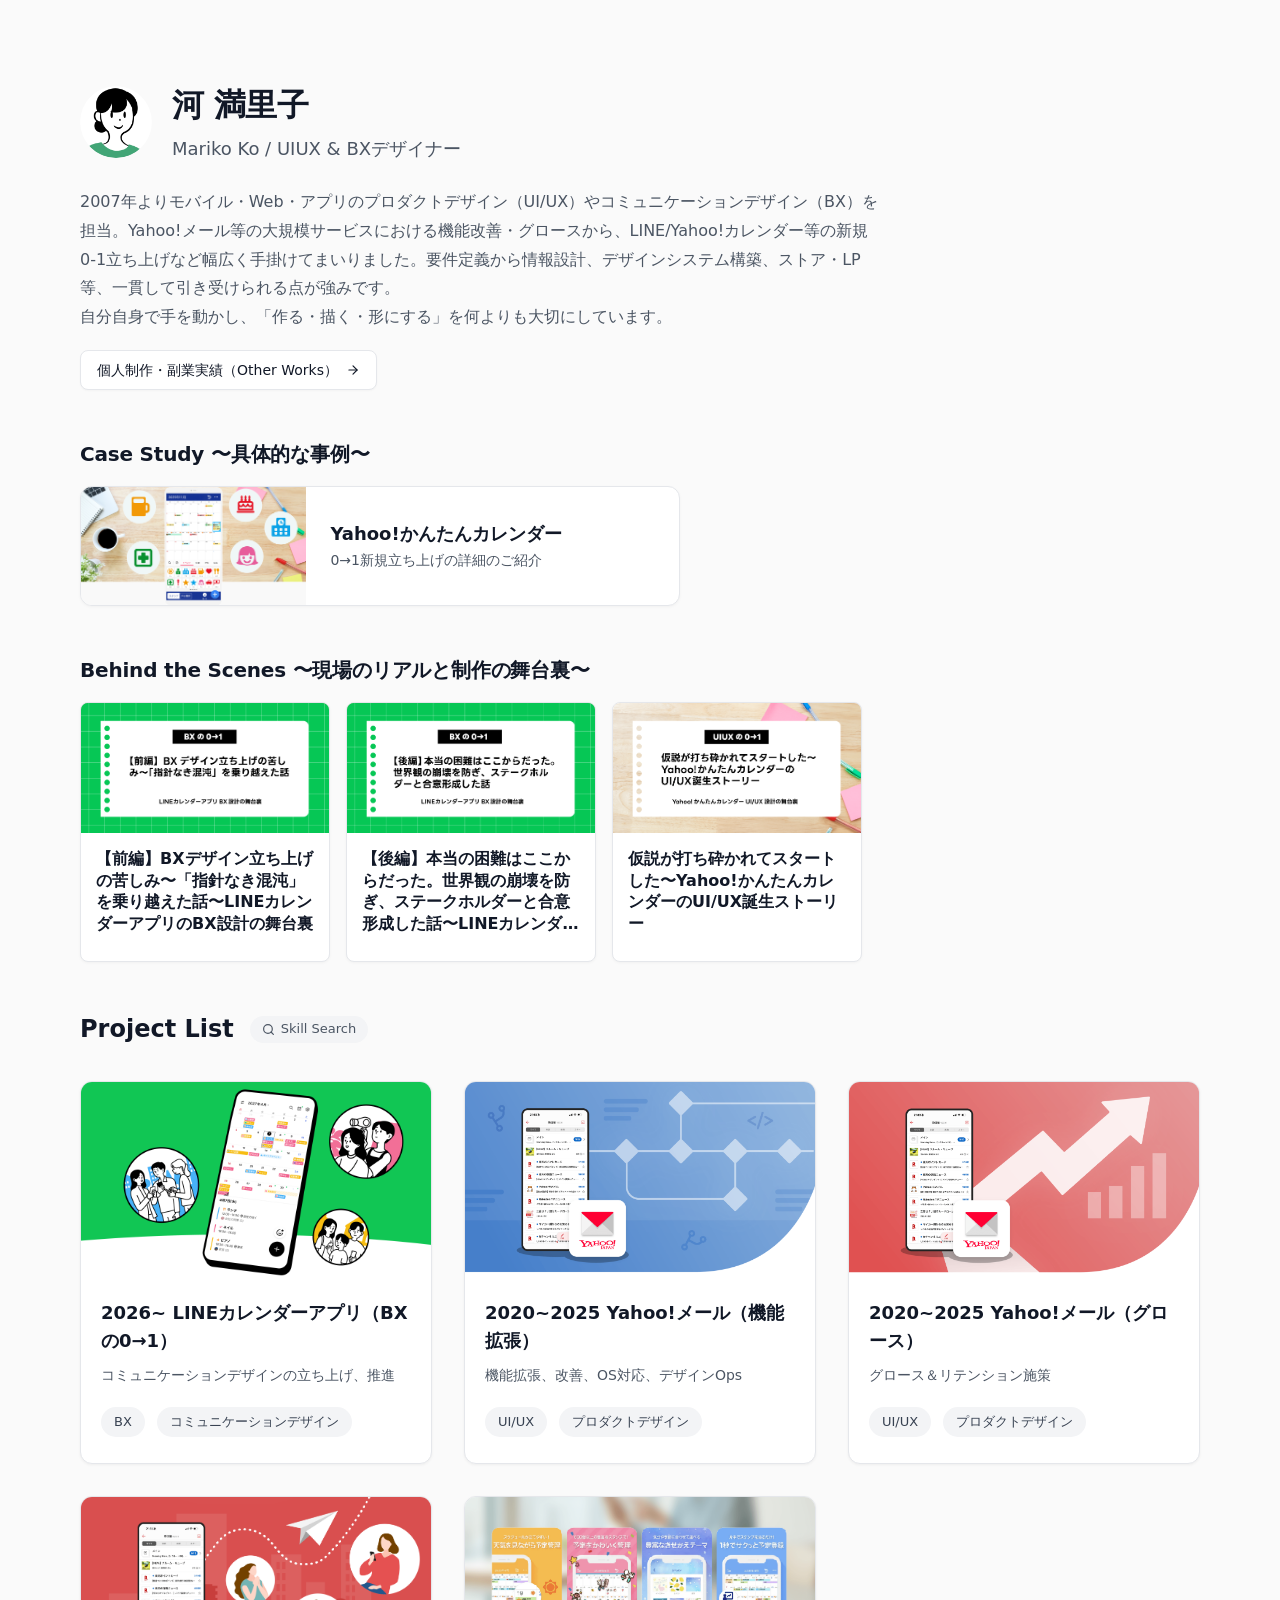
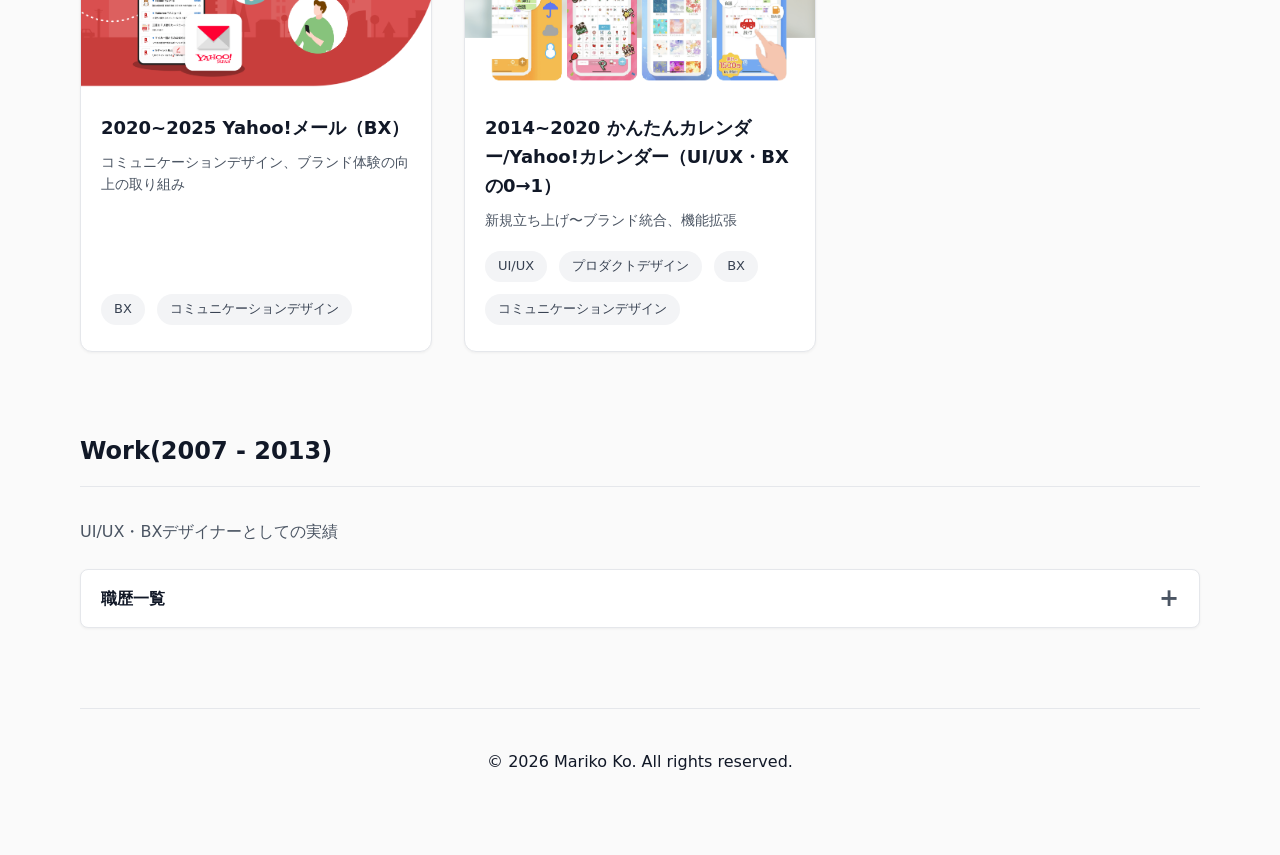
<file: index.html>
<!DOCTYPE html>
<html lang="ja">
<head>
  <meta charset="UTF-8">
  <meta name="viewport" content="width=device-width, initial-scale=1.0">
  <title>Portfolio - Mariko Ko</title>
  <link rel="stylesheet" href="./css/style.css">
  <link rel="icon" href="./images/favicon.png" type="image/png">
</head>
<body>

  <div class="container">
    
    <!-- Header & About Me -->
    <header class="header">
      <div class="profile-intro">
        <img src="./images/favicon.png" alt="河 満里子" class="profile-icon">
        <div class="profile-intro-text">
          <h1 class="header-title">河 満里子</h1>
          <div class="header-subtitle">Mariko Ko / UIUX &amp; BXデザイナー</div>
        </div>
      </div>
      
      <p class="profile-text">
        2007年よりモバイル・Web・アプリのプロダクトデザイン（UI/UX）やコミュニケーションデザイン（BX）を担当。Yahoo!メール等の大規模サービスにおける機能改善・グロースから、LINE/Yahoo!カレンダー等の新規0-1立ち上げなど幅広く手掛けてまいりました。要件定義から情報設計、デザインシステム構築、ストア・LP等、一貫して引き受けられる点が強みです。<br>自分自身で手を動かし、「作る・描く・形にする」を何よりも大切にしています。
      </p>

      <div class="profile-links">
        <a href="./projects/detail/otherworks.html" class="profile-link-btn">
          <span>個人制作・副業実績（Other Works）</span>
          <svg class="arrow-icon" width="14" height="14" viewBox="0 0 24 24" fill="none" stroke="currentColor" stroke-width="2" stroke-linecap="round" stroke-linejoin="round" aria-hidden="true">
            <line x1="5" y1="12" x2="19" y2="12"></line>
            <polyline points="12 5 19 12 12 19"></polyline>
          </svg>
        </a>
      </div>
    </header>

    <!-- Projects -->
    <main>
      <!-- Case Study -->
      <section class="home-feature-section">
        <h2 class="home-feature-title">Case Study 〜具体的な事例〜</h2>
        <a href="./projects/detail/ykantancalendar.html" class="case-study-banner">
          <div class="case-study-banner-thumb">
            <img src="./images/ykantancalendar/ykantancalendar_mainimage.png" alt="Yahoo!かんたんカレンダー" class="case-study-banner-img" onerror="this.src='data:image/svg+xml;utf8,<svg xmlns=\'http://www.w3.org/2000/svg\' width=\'100%\' height=\'100%\' style=\'background:%23E5E7EB\'></svg>'">
          </div>
          <div class="case-study-banner-content">
            <h3 class="case-study-banner-title">Yahoo!かんたんカレンダー</h3>
            <p class="case-study-banner-subtitle">0→1新規立ち上げの詳細のご紹介</p>
          </div>
        </a>
      </section>

      <!-- Behind the Scenes -->
      <section class="home-feature-section">
        <h2 class="home-feature-title">Behind the Scenes 〜現場のリアルと制作の舞台裏〜</h2>
        <div class="story-cards-grid">
          <a href="./projects/detail/story_linecalapp-bx-1.html" class="story-card">
            <div class="story-card-thumb">
              <img src="./images/story/story_linecalapp-bx-1_poster01.png" alt="LINEカレンダーアプリのBX設計の舞台裏" class="story-card-img">
            </div>
            <div class="story-card-content">
              <h3 class="story-card-title">【前編】BXデザイン立ち上げの苦しみ〜「指針なき混沌」を乗り越えた話〜LINEカレンダーアプリのBX設計の舞台裏</h3>
            </div>
          </a>
          <a href="./projects/detail/story_linecalapp-bx-2.html" class="story-card">
            <div class="story-card-thumb">
              <img src="./images/story/story_linecalapp-bx-1_poster02.png" alt="LINEカレンダーアプリのBX設計の舞台裏" class="story-card-img">
            </div>
            <div class="story-card-content">
              <h3 class="story-card-title">【後編】本当の困難はここからだった。世界観の崩壊を防ぎ、ステークホルダーと合意形成した話〜LINEカレンダーアプリのBX設計の舞台裏〜</h3>
            </div>
          </a>
                    <a href="./projects/detail/story_ykantancalendar-uiux.html" class="story-card">
            <div class="story-card-thumb">
              <img src="./images/story/story_ykantancalendar-uiux_poster.png" alt="Yahoo!かんたんカレンダーのUI/UX誕生ストーリー" class="story-card-img">
            </div>
            <div class="story-card-content">
              <h3 class="story-card-title">仮説が打ち砕かれてスタートした〜Yahoo!かんたんカレンダーのUI/UX誕生ストーリー</h3>
            </div>
          </a>
        </div>
      </section>

      <!-- Project List -->
      <section>
        <div class="section-header">
          <h2 class="section-title">Project List</h2>
          <a href="./skills.html" class="skill-search-btn">
            <svg class="search-icon" width="13" height="13" viewBox="0 0 24 24" fill="none" stroke="currentColor" stroke-width="2.2" stroke-linecap="round" stroke-linejoin="round" aria-hidden="true">
              <circle cx="11" cy="11" r="8"></circle>
              <line x1="21" y1="21" x2="16.65" y2="16.65"></line>
            </svg>
            <span>Skill Search</span>
          </a>
        </div>
        <div class="projects-grid">
          
          <!-- Card 1 -->
          <article class="project-card">
            <a href="./projects/linecalapp-bx.html" class="project-card-link">
              <img src="./images/linecalapp-bx.png" alt="LINEカレンダーアプリ" class="project-image" onerror="this.src='data:image/svg+xml;utf8,<svg xmlns=\'http://www.w3.org/2000/svg\' width=\'100%\' height=\'100%\' style=\'background:%23E5E7EB\'></svg>'">
              <div class="project-content">
                <h3 class="project-title">2026~ LINEカレンダーアプリ（BXの0→1）</h3>
                <p class="project-subtitle">コミュニケーションデザインの立ち上げ、推進</p>
              </div>
            </a>
            <div class="project-tags">
              <a href="./skills.html?tag=BX" class="tag tag-link">BX</a>
              <a href="./skills.html?tag=%E3%82%B3%E3%83%9F%E3%83%A5%E3%83%8B%E3%82%B1%E3%83%BC%E3%82%B7%E3%83%A7%E3%83%B3%E3%83%87%E3%82%B6%E3%82%A4%E3%83%B3" class="tag tag-link">コミュニケーションデザイン</a>
            </div>
          </article>

          <!-- Card 2 -->
          <article class="project-card">
            <a href="./projects/ymail-uiux.html" class="project-card-link">
              <img src="./images/ymail-uiux.png" alt="Yahoo!メール（機能拡張・改善）" class="project-image" onerror="this.src='data:image/svg+xml;utf8,<svg xmlns=\'http://www.w3.org/2000/svg\' width=\'100%\' height=\'100%\' style=\'background:%23E5E7EB\'></svg>'">
              <div class="project-content">
                <h3 class="project-title">2020~2025 Yahoo!メール（機能拡張）</h3>
                <p class="project-subtitle">機能拡張、改善、OS対応、デザインOps</p>
              </div>
            </a>
            <div class="project-tags">
              <a href="./skills.html?tag=UI%2FUX" class="tag tag-link">UI/UX</a>
              <a href="./skills.html?tag=%E3%83%97%E3%83%AD%E3%83%80%E3%82%AF%E3%83%88%E3%83%87%E3%82%B6%E3%82%A4%E3%83%B3" class="tag tag-link">プロダクトデザイン</a>
            </div>
          </article>

          <!-- Card 3 -->
          <article class="project-card">
            <a href="./projects/ymail-growth.html" class="project-card-link">
              <img src="./images/ymail-growth.png" alt="Yahoo!メール（グロース）" class="project-image" onerror="this.src='data:image/svg+xml;utf8,<svg xmlns=\'http://www.w3.org/2000/svg\' width=\'100%\' height=\'100%\' style=\'background:%23E5E7EB\'></svg>'">
              <div class="project-content">
                <h3 class="project-title">2020~2025 Yahoo!メール（グロース）</h3>
                <p class="project-subtitle">グロース＆リテンション施策</p>
              </div>
            </a>
            <div class="project-tags">
              <a href="./skills.html?tag=UI%2FUX" class="tag tag-link">UI/UX</a>
              <a href="./skills.html?tag=%E3%83%97%E3%83%AD%E3%83%80%E3%82%AF%E3%83%88%E3%83%87%E3%82%B6%E3%82%A4%E3%83%B3" class="tag tag-link">プロダクトデザイン</a>
            </div>
          </article>

          <!-- Card 4 -->
          <article class="project-card">
            <a href="./projects/ymail-bx.html" class="project-card-link">
              <img src="./images/ymail-bx.png" alt="Yahoo!メール（BX）" class="project-image" onerror="this.src='data:image/svg+xml;utf8,<svg xmlns=\'http://www.w3.org/2000/svg\' width=\'100%\' height=\'100%\' style=\'background:%23E5E7EB\'></svg>'">
              <div class="project-content">
                <h3 class="project-title">2020~2025 Yahoo!メール（BX）</h3>
                <p class="project-subtitle">コミュニケーションデザイン、ブランド体験の向上の取り組み</p>
              </div>
            </a>
            <div class="project-tags">
              <a href="./skills.html?tag=BX" class="tag tag-link">BX</a>
              <a href="./skills.html?tag=%E3%82%B3%E3%83%9F%E3%83%A5%E3%83%8B%E3%82%B1%E3%83%BC%E3%82%B7%E3%83%A7%E3%83%B3%E3%83%87%E3%82%B6%E3%82%A4%E3%83%B3" class="tag tag-link">コミュニケーションデザイン</a>
            </div>
          </article>

          <!-- Card 5 -->
          <article class="project-card">
            <a href="./projects/ycalendar.html" class="project-card-link">
              <img src="./images/ycalendar.png" alt="かんたんカレンダー/Yahoo!カレンダー" class="project-image" onerror="this.src='data:image/svg+xml;utf8,<svg xmlns=\'http://www.w3.org/2000/svg\' width=\'100%\' height=\'100%\' style=\'background:%23E5E7EB\'></svg>'">
              <div class="project-content">
                <h3 class="project-title">2014~2020 かんたんカレンダー/Yahoo!カレンダー（UI/UX・BXの0→1）</h3>
                <p class="project-subtitle">新規立ち上げ〜ブランド統合、機能拡張</p>
              </div>
            </a>
            <div class="project-tags">
              <a href="./skills.html?tag=UI%2FUX" class="tag tag-link">UI/UX</a>
              <a href="./skills.html?tag=%E3%83%97%E3%83%AD%E3%83%80%E3%82%AF%E3%83%88%E3%83%87%E3%82%B6%E3%82%A4%E3%83%B3" class="tag tag-link">プロダクトデザイン</a>
              <a href="./skills.html?tag=BX" class="tag tag-link">BX</a>
              <a href="./skills.html?tag=%E3%82%B3%E3%83%9F%E3%83%A5%E3%83%8B%E3%82%B1%E3%83%BC%E3%82%B7%E3%83%A7%E3%83%B3%E3%83%87%E3%82%B6%E3%82%A4%E3%83%B3" class="tag tag-link">コミュニケーションデザイン</a>
            </div>
          </article>


        </div>
      </section>

      <!-- Archive -->
      <section class="archive-section">
        <h2 class="section-title">Work(2007 - 2013)</h2>
        <p class="archive-description">UI/UX・BXデザイナーとしての実績
        </p>
        
        <details>
          <summary>職歴一覧</summary>
          <div class="archive-content">
            <div class="archive-category">モバイル・アプリ領域の0-1立ち上げ &amp; UI/UX設計</div>
            <ul class="archive-list">
              <li>Yahoo!ファイルマネージャー (2013): 新規立ち上げ　UI(プロダクトデザイン)</li>
              <li>Yahoo!ブラウザー (2011): 新規立ち上げ　UI/UX(プロダクトデザイン・リード)</li>
              <li>Yahoo!JAPANアプリ (2008~2010): 新規立ち上げ　UI(プロダクトデザイン)</li>
              <li>Yahoo!デコレーション (2007): 新規立ち上げ　UI/UX(プロダクトデザイン)</li>
              <li>Yahoo!あんしんねっと (2011): リニューアル　UI/UX(プロダクトデザイン・リード)</li>
              <li>Yahoo!マチモバ (2008): リニューアル　UI/UX(プロダクトデザイン・リード)</li>
              <li>Yahoo!JAPANモバイル (2008): 機能拡張　UI(プロダクトデザイン)</li>
            </ul>

            <div class="archive-category">ブランドグラフィック &amp; イラストディレクション (BX)</div>
            <ul class="archive-list">
              <li>Yahoo!ボックス (2011~2012): 新規立ち上げ　BX(コミュニケーションデザイン・リード)・UIアイコンディレクション</li>
              <li>Yahoo!JAPANトップページ (2009): 機能拡張　BX(コミュニケーションデザイン)・マストヘッド装飾イラスト制作</li>
            </ul>
          </div>
        </details>
      </section>

      <!-- Contact -->
      <!-- <section class="contact-section">
        <h2 class="section-title">Contact</h2>
        <a href="mailto:marikoko518-recruit@yahoo.co.jp" class="contact-btn">
          marikoko518-recruit@yahoo.co.jp
        </a>
      </section> -->
    </main>

    <footer class="footer">
      <p>&copy; 2026 Mariko Ko. All rights reserved.</p>
    </footer>

  </div>
</body>
</html>
</file>
<file: css/style.css>
/* Reset & Base Styles */
:root {
  --bg-color: #FAFAFA;
  --primary-text: #111827;
  --secondary-text: #4B5563;
  --card-bg: #FFFFFF;
  --card-border: #E5E7EB;
  --tag-bg: #F3F4F6;
  --tag-text: #374151;
  --btn-bg: #111827;
  --btn-text: #FFFFFF;
}

* {
  box-sizing: border-box;
  margin: 0;
  padding: 0;
}

html {
  scroll-behavior: smooth;
}

body {
  font-family: system-ui, -apple-system, "Helvetica Neue", "Hiragino Sans", "Yu Gothic UI", sans-serif;
  background-color: var(--bg-color);
  color: var(--primary-text);
  line-height: 1.6;
  -webkit-font-smoothing: antialiased;
}

a {
  text-decoration: none;
  color: inherit;
}

/* Layout container */
.container {
  max-width: 1200px;
  margin: 0 auto;
  padding: 40px 24px;
}

@media (min-width: 768px) {
  .container {
    padding: 80px 40px;
  }
}

/* Shared Utilities */
.tag, .badge {
  display: inline-block;
  background-color: var(--tag-bg);
  color: var(--tag-text);
  font-size: 0.8125rem;
  font-weight: 500;
  padding: 4px 12px;
  border-radius: 9999px;
  margin-right: 6px;
  margin-bottom: 6px;
  transition: all 0.15s ease;
}
.badge, .skill-tags .tag {
  font-size: 0.875rem;
  font-weight: 600;
}
.skill-tags .tag {
  margin-right: 0;
  margin-bottom: 0;
  font-weight: 500;
}

/* Interactive Tags (Links / Buttons) */
a.tag, button.tag, .tag-link {
  cursor: pointer;
  text-decoration: none;
  border: 1px solid transparent;
  background-color: var(--tag-bg);
  color: var(--tag-text);
  font-family: inherit;
}
a.tag:hover, button.tag:hover, .tag-link:hover {
  background-color: #E5E7EB;
  color: var(--primary-text);
  transform: translateY(-1px);
}
.tag.is-active {
  background-color: var(--primary-text) !important;
  color: #FFFFFF !important;
  font-weight: 600;
  box-shadow: 0 2px 6px rgba(0, 0, 0, 0.15);
}


.btn-primary, .contact-btn {
  display: inline-block;
  background-color: var(--btn-bg);
  color: var(--btn-text);
  padding: 12px 32px;
  border-radius: 8px;
  font-weight: 500;
  transition: background-color 0.2s ease;
}
.btn-primary:hover, .contact-btn:hover {
  background-color: #1F2937;
}

/* ---------------- Index Specific ---------------- */
.header { margin-bottom: 48px; }
.header-title { font-size: 2rem; font-weight: 700; letter-spacing: -0.02em; margin-bottom: 4px; }
.header-subtitle { font-size: 1.125rem; color: var(--secondary-text); margin-bottom: 0; }
.skill-tags { display: flex; flex-wrap: wrap; gap: 8px; margin-bottom: 24px; }
.profile-text { font-size: 1rem; color: var(--secondary-text); max-width: 800px; line-height: 1.8; }
.section-title { font-size: 1.5rem; font-weight: 600; margin-bottom: 32px; border-bottom: 1px solid var(--card-border); padding-bottom: 16px; }
.section-header {
  display: flex;
  align-items: center;
  gap: 16px;
  margin-bottom: 32px;
}
.section-header .section-title {
  margin-bottom: 0;
  padding-bottom: 0;
  border-bottom: none;
}
.skill-search-btn {
  display: inline-flex;
  align-items: center;
  gap: 6px;
  background-color: var(--tag-bg);
  color: var(--secondary-text);
  font-size: 0.8125rem;
  font-weight: 500;
  padding: 4px 12px;
  border-radius: 9999px;
  text-decoration: none;
  transition: all 0.15s ease;
  line-height: 1.4;
  vertical-align: middle;
}
.skill-search-btn:hover {
  background-color: #E5E7EB;
  color: var(--primary-text);
  transform: translateY(-1px);
}
.skill-search-btn .search-icon {
  width: 13px;
  height: 13px;
  stroke: currentColor;
  flex-shrink: 0;
}
.profile-intro {
  display: flex;
  align-items: center;
  gap: 20px;
  margin-bottom: 24px;
}
.profile-icon {
  width: 72px;
  height: 72px;
  border-radius: 50%;
  object-fit: cover;
  flex-shrink: 0;
}
.profile-intro-text { display: flex; flex-direction: column; }
.profile-links {
  margin-top: 18px;
  display: flex;
  flex-wrap: wrap;
  gap: 12px;
}
.profile-link-btn {
  display: inline-flex;
  align-items: center;
  gap: 8px;
  padding: 8px 16px;
  background-color: var(--card-bg);
  border: 1px solid var(--card-border);
  border-radius: 8px;
  color: var(--primary-text);
  font-size: 0.875rem;
  font-weight: 500;
  text-decoration: none;
  transition: all 0.2s ease;
  box-shadow: 0 1px 2px rgba(0, 0, 0, 0.03);
}
.profile-link-btn:hover {
  background-color: #F9FAFB;
  border-color: #D1D5DB;
  transform: translateY(-1px);
  box-shadow: 0 4px 6px -1px rgba(0, 0, 0, 0.05);
}
.profile-link-btn .arrow-icon {
  width: 14px;
  height: 14px;
  transition: transform 0.2s ease;
}
.profile-link-btn:hover .arrow-icon {
  transform: translateX(3px);
}

/* ---------------- Home Featured Sections ---------------- */
.home-feature-section {
  margin-bottom: 48px;
}

.home-feature-title {
  font-size: 1.25rem;
  font-weight: 700;
  margin-bottom: 16px;
  color: var(--primary-text);
  letter-spacing: -0.01em;
}

/* Case Study Banner */
.case-study-banner {
  display: flex;
  align-items: center;
  height: 120px;
  max-width: 600px;
  background-color: var(--card-bg);
  border: 1px solid var(--card-border);
  border-radius: 12px;
  overflow: hidden;
  box-shadow: 0 1px 3px rgba(0, 0, 0, 0.04);
  text-decoration: none;
  color: inherit;
  transition: transform 0.2s ease, box-shadow 0.2s ease;
}

.case-study-banner:hover {
  transform: translateY(-2px);
  box-shadow: 0 8px 16px -2px rgba(0, 0, 0, 0.08);
}

.case-study-banner-thumb {
  height: 100%;
  aspect-ratio: 1.91 / 1;
  flex-shrink: 0;
  background-color: #f9f9f9;
  overflow: hidden;
}

.case-study-banner-img {
  width: 100%;
  height: 100%;
  object-fit: cover;
  display: block;
}

.case-study-banner-content {
  padding: 12px 24px;
  display: flex;
  flex-direction: column;
  justify-content: center;
  gap: 6px;
  overflow: hidden;
}

.case-study-banner-title {
  font-size: 1.125rem;
  font-weight: 700;
  color: var(--primary-text);
  line-height: 1.3;
  margin: 0;
}

.case-study-banner-subtitle {
  font-size: 0.875rem;
  color: var(--secondary-text);
  line-height: 1.4;
  margin: 0;
}

@media (max-width: 480px) {
  .case-study-banner {
    height: 100px;
  }
  .case-study-banner-content {
    padding: 8px 14px;
    gap: 4px;
  }
  .case-study-banner-title {
    font-size: 0.95rem;
  }
  .case-study-banner-subtitle {
    font-size: 0.75rem;
  }
}

/* Behind the Scenes Cards */
.story-cards-grid {
  display: flex;
  flex-wrap: wrap;
  gap: 16px;
}

.story-card {
  display: flex;
  flex-direction: column;
  width: 250px;
  height: 260px;
  background-color: var(--card-bg);
  border: 1px solid var(--card-border);
  border-radius: 8px;
  overflow: hidden;
  box-shadow: 0 1px 3px rgba(0, 0, 0, 0.04);
  text-decoration: none;
  color: inherit;
  transition: transform 0.2s ease, box-shadow 0.2s ease;
  flex-shrink: 0;
}

.story-card:hover {
  transform: translateY(-2px);
  box-shadow: 0 8px 16px -2px rgba(0, 0, 0, 0.08);
}

.story-card-thumb {
  width: 100%;
  aspect-ratio: 1.91 / 1;
  background-color: #5BC362;
  overflow: hidden;
  flex-shrink: 0;
}

.story-card-img {
  width: 100%;
  height: 100%;
  object-fit: cover;
  display: block;
}

.story-card-content {
  padding: 15px;
  flex: 1;
  display: flex;
  align-items: flex-start;
  overflow: hidden;
}

.story-card-title {
  font-size: 1rem;
  font-weight: 700;
  line-height: 1.35;
  color: var(--primary-text);
  margin: 0;
  display: -webkit-box;
  -webkit-line-clamp: 4;
  -webkit-box-orient: vertical;
  overflow: hidden;
}

@media (max-width: 480px) {
.story-card {
  width: 152px;
  height: 180px;
}
.story-card-content {
  padding: 10px;
}
.story-card-title {
  font-size: 0.7875rem;
}
}

.projects-grid { display: grid; grid-template-columns: 1fr; gap: 32px; margin-bottom: 80px; }
@media (min-width: 768px) { .projects-grid { grid-template-columns: repeat(2, 1fr); } }
@media (min-width: 1024px) { .projects-grid { grid-template-columns: repeat(3, 1fr); } }

.project-card { background-color: var(--card-bg); border: 1px solid var(--card-border); border-radius: 12px; overflow: hidden; box-shadow: 0 1px 3px rgba(0,0,0,0.05); transition: transform 0.2s ease, box-shadow 0.2s ease; display: flex; flex-direction: column; height: 100%; position: relative; }
.project-card:hover { transform: translateY(-4px); box-shadow: 0 10px 15px -3px rgba(0,0,0,0.1), 0 4px 6px -2px rgba(0,0,0,0.05); }
.project-card-link { display: flex; flex-direction: column; flex-grow: 1; color: inherit; text-decoration: none; }
.project-image { width: 100%; aspect-ratio: 16 / 9; object-fit: cover; background-color: #E5E7EB; }
.project-content { padding: 20px 20px 12px; display: flex; flex-direction: column; flex-grow: 1; }
.project-title { font-size: 1.125rem; font-weight: 600; margin-bottom: 8px; }
.project-subtitle { font-size: 0.875rem; color: var(--secondary-text); margin-bottom: 8px; flex-grow: 1; }
.project-tags { display: flex; flex-wrap: wrap; gap: 6px; padding: 0 20px 20px; }


.archive-section { margin-bottom: 80px; }
.archive-description { font-size: 1rem; color: var(--secondary-text); margin-bottom: 24px; }
details { background-color: var(--card-bg); border: 1px solid var(--card-border); border-radius: 8px; padding: 16px 20px; box-shadow: 0 1px 3px rgba(0,0,0,0.05); }
summary { font-weight: 600; cursor: pointer; list-style: none; display: flex; align-items: center; justify-content: space-between; }
summary::-webkit-details-marker { display: none; }
summary::after { content: '+'; font-size: 1.5rem; color: var(--secondary-text); line-height: 1; }
details[open] summary::after { content: '−'; }
.archive-content { margin-top: 20px; padding-top: 20px; border-top: 1px solid var(--card-border); }
.archive-category { font-weight: 600; margin-bottom: 12px; margin-top: 24px; color: var(--primary-text); }
.archive-category:first-child { margin-top: 0; }
.archive-list { list-style: none; padding-left: 12px; color: var(--secondary-text); font-size: 0.95rem; }
.archive-list li { position: relative; margin-bottom: 8px; padding-left: 16px; }
.archive-list li::before { content: '•'; position: absolute; left: 0; color: #9CA3AF; }

.contact-section { margin-bottom: 60px; }

/* ---------------- Case Study Specific ---------------- */
.page-header { margin-bottom: 60px; }
.back-link { display: inline-flex; align-items: center; color: var(--secondary-text); font-size: 0.95rem; font-weight: 500; margin-bottom: 24px; transition: color 0.2s ease; }
.back-link:hover { color: var(--primary-text); }
.page-meta { margin-bottom: 12px; }
.page-title { font-size: 1.75rem; font-weight: 700; letter-spacing: -0.02em; margin-bottom: 10px;}
@media (min-width: 768px) { .page-title { font-size: 2.25rem; } }

/* Page Table of Contents (ショートカットリンク一覧) */
.page-toc {
  margin-top: 24px;
}
.page-toc-list {
  list-style: none;
  padding: 0;
  margin: 0;
  display: flex;
  flex-direction: column;
  gap: 4px;
}
.page-toc-item {
  margin: 0;
}
.page-toc-link {
  display: inline-flex;
  align-items: center;
  gap: 8px;
  color: var(--secondary-text);
  font-size: 0.875rem;
  line-height: 1.5;
  padding: 4px 8px;
  margin-left: -8px;
  border-radius: 4px;
  text-decoration: none;
  transition: background-color 0.15s ease, color 0.15s ease;
}
.page-toc-link::before {
  content: "";
  display: inline-block;
  width: 4px;
  height: 4px;
  background-color: #9CA3AF;
  flex-shrink: 0;
  transition: background-color 0.15s ease;
}
.page-toc-link:hover,
.page-toc-link:focus,
.page-toc-link:focus-visible {
  background-color: var(--tag-bg);
  color: var(--primary-text);
  outline: none;
}
.page-toc-link:hover::before,
.page-toc-link:focus::before,
.page-toc-link:focus-visible::before {
  background-color: var(--primary-text);
}

.case-study-content { display: flex; flex-direction: column; gap: 64px; }
.case-section {
  display: flex;
  flex-direction: column;
  gap: 32px;
  background: var(--card-bg);
  padding: 32px 24px;
  border-radius: 16px;
  border: 1px solid var(--card-border);
  box-shadow: 0 2px 8px rgba(0,0,0,0.02);
  scroll-margin-top: 100px;
}
@media (min-width: 768px) {
  .case-study-content { gap: 80px; }
  .case-section { flex-direction: row; padding: 48px; gap: 48px; }
  .case-text { flex: 0 0 55%; }
  .case-gallery { flex: 1; }
}

.case-text h2 { font-size: 1.5rem; font-weight: 600; margin-bottom: 16px; line-height: 1.4; }
.case-text .tags { display: flex; flex-wrap: wrap; gap: 6px; margin-bottom: 24px; }
.case-text h3 { font-size: 1.05rem; font-weight: 600; margin-top: 32px; margin-bottom: 12px; color: var(--primary-text); border-left: 3px solid var(--primary-text); padding-left: 12px; }
.case-text h3:first-of-type { margin-top: 0; }
.case-text p, .case-text ul { color: var(--secondary-text); font-size: 0.95rem; line-height: 1.8; }
.case-text ul { padding-left: 20px; }
.case-text li { margin-bottom: 12px; }
.case-text li strong { color: var(--primary-text); }

/* Text Link within Case Study (URL / External Links) */
.case-text a:not(.tag):not(.tag-link):not(.project-context-link) {
  color: #3366cc;
  text-decoration: underline;
  text-underline-offset: 3px;
  word-break: break-all;
  transition: color 0.15s ease, opacity 0.15s ease;
}
.case-text a:not(.tag):not(.tag-link):not(.project-context-link):hover {
  color: #254e9e;
  text-decoration: underline;
  opacity: 0.85;
}

/* Bento Grid */
.bento-grid {
  display: grid;
  grid-template-columns: repeat(2, 1fr);
  gap: 8px;
  grid-auto-flow: dense;
  margin-bottom: 12px;
}
.bento-img {
  width: 100%;
  height: 100%;
  object-fit: cover;
  object-position: top;   /* ★切り抜きの基準を「上」にする */
  background-color: #E5E7EB; /* Placeholder fallback */
  border-radius: 8px;
  border: 1px solid var(--card-border);
  transition: transform 0.2s ease, box-shadow 0.2s ease;
}
.bento-img:hover {
  transform: scale(1.01);
  box-shadow: 0 4px 12px rgba(0,0,0,0.1);
  z-index: 10;
  position: relative;
}

/* 1 Image configuration */
.bento-grid[data-count="1"] .bento-img {
  grid-column: span 2;
  aspect-ratio: 16/10;
}

/* 2 Images configuration (horizontal squares) */
.bento-grid[data-count="2"] .bento-img {
  aspect-ratio: 1/1;
}

/* 3 Images configuration */
.bento-grid[data-count="3"] .bento-img:first-child {
  grid-column: span 2;
  aspect-ratio: 16/9;
}
.bento-grid[data-count="3"] .bento-img:not(:first-child) {
  aspect-ratio: 1/1;
}

/* 4 Images configuration */
.bento-grid[data-count="4"] .bento-img,
.bento-grid[data-count="4"] .bento-video-wrap {
  aspect-ratio: 1/1;
}

/* Bento Video Item */
.bento-video-wrap {
  position: relative;
  width: 100%;
  height: 100%;
  overflow: hidden;
  border-radius: 8px;
  cursor: zoom-in;
}

.bento-video-wrap .bento-img {
  width: 100%;
  height: 100%;
  display: block;
}

.bento-play-badge {
  position: absolute;
  top: 50%;
  left: 50%;
  transform: translate(-50%, -50%);
  width: 44px;
  height: 44px;
  background: rgba(0, 0, 0, 0.6);
  backdrop-filter: blur(4px);
  -webkit-backdrop-filter: blur(4px);
  border: 1.5px solid rgba(255, 255, 255, 0.85);
  border-radius: 50%;
  display: flex;
  align-items: center;
  justify-content: center;
  color: #FFFFFF;
  font-size: 1rem;
  padding-left: 2px;
  pointer-events: none;
  transition: background 0.2s, transform 0.2s;
  z-index: 2;
}

.bento-video-wrap:hover .bento-play-badge {
  background: rgba(6, 199, 85, 0.9);
  transform: translate(-50%, -50%) scale(1.1);
  border-color: #FFFFFF;
}

video.bento-img {
  background-color: #000000;
  cursor: zoom-in;
}

/* 6 Images configuration */
.bento-grid[data-count="6"] .bento-img:nth-child(1),
.bento-grid[data-count="6"] .bento-img:nth-child(4) {
  grid-column: span 2;
  aspect-ratio: 21/9;
}
.bento-grid[data-count="6"] .bento-img:not(:nth-child(1)):not(:nth-child(4)) {
  aspect-ratio: 1/1;
}

/* Vertical LP / Tall Mobile Thumbnails (縦横比率 9:1 / 横1:縦9) */
.bento-grid[data-variant="lp"] .bento-img,
.bento-grid[data-type="lp"] .bento-img,
.bento-grid[data-layout="lp"] .bento-img,
.bento-grid[data-ratio="1:9"] .bento-img,
.bento-grid[data-ratio="9:1"] .bento-img,
.bento-grid[data-count="2-lp"] .bento-img,
.bento-grid.is-lp .bento-img,
.bento-grid--lp .bento-img,
.bento-grid .bento-img.is-lp {
  aspect-ratio: var(--bento-aspect-ratio, 1 / 9);
  object-fit: cover;
  object-position: top;
}

/* Standard Mobile Screen (縦横比 9:16 / スマホ1画面分) */
.bento-grid[data-variant="mobile"] .bento-img,
.bento-grid[data-ratio="9:16"] .bento-img,
.bento-grid.is-mobile .bento-img {
  aspect-ratio: var(--bento-aspect-ratio, 9 / 16);
  object-fit: cover;
  object-position: top;
}

.gallery-caption {
  font-size: 12px;
  color: #6B7280;
  line-height: 1.5;
}

/* Common Footer */
.page-footer, .footer {
  margin-top: 80px;
  padding-top: 40px;
  border-top: 1px solid var(--card-border);
  text-align: center;
}

/* ==========================================================================
   Lightbox Modal
   ========================================================================== */
/* 機密保持のためにモーダルを無効化する場合は、bodyの data-modal-enabled を "false" に変更してください */
body[data-modal-enabled="true"] .bento-img {
  cursor: zoom-in;
}

body[data-modal-enabled="false"] .bento-img {
  cursor: default;
}

/* Modal Overlay */
.lightbox-modal {
  position: fixed;
  top: 0;
  left: 0;
  width: 100vw;
  height: 100vh;
  box-sizing: border-box;
  padding: 64px 80px 48px;
  background-color: rgba(17, 24, 39, 0.92);
  backdrop-filter: blur(8px);
  -webkit-backdrop-filter: blur(8px);
  z-index: 9999;
  display: flex;
  flex-direction: column;
  align-items: center;
  justify-content: flex-start;
  overflow-y: auto;
  overflow-x: hidden;
  -webkit-overflow-scrolling: touch;
  scrollbar-width: thin;
  scrollbar-color: rgba(255, 255, 255, 0.3) transparent;
  opacity: 0;
  visibility: hidden;
  transition: opacity 0.3s ease, visibility 0.3s ease;
}

.lightbox-modal::-webkit-scrollbar {
  width: 8px;
}

.lightbox-modal::-webkit-scrollbar-track {
  background: transparent;
}

.lightbox-modal::-webkit-scrollbar-thumb {
  background-color: rgba(255, 255, 255, 0.3);
  border-radius: 4px;
}

.lightbox-modal::-webkit-scrollbar-thumb:hover {
  background-color: rgba(255, 255, 255, 0.5);
}

.lightbox-modal.is-open {
  opacity: 1;
  visibility: visible;
}

/* Modal Content */
.lightbox-content {
  position: relative;
  display: flex;
  flex-direction: column;
  align-items: center;
  margin: 0 auto;
  width: 100%;
  max-width: min(1280px, 100%);
}

.lightbox-img {
  width: 100%;
  max-width: 100%;
  height: auto;
  display: block;
  border-radius: 6px;
  box-shadow: 0 8px 32px rgba(0, 0, 0, 0.45);
}

.lightbox-video {
  width: 100%;
  max-width: 100%;
  max-height: 80vh;
  display: block;
  border-radius: 6px;
  box-shadow: 0 8px 32px rgba(0, 0, 0, 0.45);
  background: #000000;
  outline: none;
}

/* Caption */
.lightbox-caption {
  color: #FFFFFF;
  margin-top: 16px;
  font-size: 0.95rem;
  line-height: 1.5;
  text-align: center;
  width: 100%;
  max-width: 100%;
}

/* Controls */
.lightbox-close {
  position: fixed;
  top: 20px;
  right: 24px;
  background: rgba(0, 0, 0, 0.45);
  border: 1px solid rgba(255, 255, 255, 0.2);
  color: #FFFFFF;
  font-size: 2rem;
  width: 44px;
  height: 44px;
  border-radius: 50%;
  cursor: pointer;
  line-height: 1;
  display: flex;
  justify-content: center;
  align-items: center;
  z-index: 10001;
  transition: background 0.2s, transform 0.15s;
}

.lightbox-close:hover {
  background: rgba(0, 0, 0, 0.75);
  transform: scale(1.05);
}

.lightbox-prev, .lightbox-next {
  position: fixed;
  top: 50%;
  transform: translateY(-50%);
  background: rgba(0, 0, 0, 0.45);
  border: 1px solid rgba(255, 255, 255, 0.2);
  color: #FFFFFF;
  font-size: 1.5rem;
  width: 48px;
  height: 48px;
  cursor: pointer;
  border-radius: 50%;
  transition: background 0.2s, transform 0.15s;
  display: flex;
  justify-content: center;
  align-items: center;
  z-index: 10001;
}

.lightbox-prev:hover, .lightbox-next:hover {
  background: rgba(0, 0, 0, 0.75);
  transform: translateY(-50%) scale(1.05);
}

.lightbox-prev {
  left: 24px;
}

.lightbox-next {
  right: 24px;
}

@media (max-width: 768px) {
  .lightbox-modal {
    padding: 56px 12px 36px;
  }
  .lightbox-content {
    width: 100%;
    max-width: 100%;
  }
  .lightbox-img {
    width: 100%;
    max-width: 100%;
  }
  .lightbox-caption {
    width: 100%;
    max-width: 100%;
    font-size: 0.85rem;
    margin-top: 12px;
  }
  .lightbox-prev, .lightbox-next {
    width: 40px;
    height: 40px;
    font-size: 1.2rem;
    background: rgba(0, 0, 0, 0.6);
  }
  .lightbox-prev { left: 8px; }
  .lightbox-next { right: 8px; }
  .lightbox-close {
    top: 12px;
    right: 12px;
    width: 38px;
    height: 38px;
    font-size: 1.6rem;
    background: rgba(0, 0, 0, 0.6);
  }
}

/* ==========================================================================
   Skill Filter & Search Mode Specific
   ========================================================================== */
.skills-filter-section {
  position: sticky;
  top: 0;
  z-index: 100;
  background-color: rgba(250, 250, 250, 0.96);
  backdrop-filter: blur(10px);
  -webkit-backdrop-filter: blur(10px);
  padding: 16px 0 20px;
  margin-bottom: 40px;
  border-bottom: 1px solid var(--card-border);
}

.skills-filter-header {
  display: flex;
  justify-content: space-between;
  align-items: center;
  margin-bottom: 12px;
  flex-wrap: wrap;
  gap: 8px;
}

.skills-filter-title {
  font-size: 0.85rem;
  font-weight: 600;
  color: var(--secondary-text);
  letter-spacing: 0.03em;
}

.skills-result-count {
  font-size: 0.875rem;
  color: var(--secondary-text);
  font-weight: 500;
}

.skills-result-count strong {
  color: var(--primary-text);
}

.skills-filter-list {
  display: flex;
  flex-wrap: wrap;
  gap: 8px;
  max-height: 200px;
  overflow-y: auto;
  padding: 4px 2px;
}

.skills-filter-list::-webkit-scrollbar {
  width: 4px;
}
.skills-filter-list::-webkit-scrollbar-thumb {
  background-color: #D1D5DB;
  border-radius: 4px;
}

.skills-filter-btn {
  border: 1px solid var(--card-border);
  background-color: var(--card-bg);
  color: var(--tag-text);
  font-size: 0.8125rem;
  font-weight: 500;
  padding: 6px 14px;
  border-radius: 9999px;
  cursor: pointer;
  transition: all 0.15s ease;
  white-space: nowrap;
  font-family: inherit;
}

.skills-filter-btn:hover {
  background-color: #E5E7EB;
  color: var(--primary-text);
  transform: translateY(-1px);
}

.skills-filter-btn.is-active {
  background-color: var(--primary-text) !important;
  color: #FFFFFF !important;
  border-color: var(--primary-text) !important;
  font-weight: 600;
  box-shadow: 0 2px 6px rgba(0, 0, 0, 0.15);
}

/* 親プロジェクト文脈ヘッダー（skills.html限定） */
.card-context-header {
  display: flex;
  justify-content: flex-end;
  margin-bottom: 16px;
  padding-bottom: 12px;
  border-bottom: 1px dashed var(--card-border);
}

.project-context-link {
  display: inline-flex;
  align-items: center;
  gap: 4px;
  font-size: 0.875rem;
  font-weight: 500;
  color: var(--secondary-text);
  transition: color 0.15s ease, transform 0.15s ease;
}

.project-context-link:hover {
  color: var(--primary-text);
}

.project-context-link .arrow {
  font-size: 0.95em;
  transition: transform 0.15s ease;
}

.project-context-link:hover .arrow {
  transform: translate(2px, -2px);
}

/* カード非表示状態 */
.case-section.is-hidden {
  display: none !important;
}

/* 該当カードなしメッセージ */
.skills-empty-state {
  display: none;
  text-align: center;
  padding: 80px 24px;
  color: var(--secondary-text);
  background: var(--card-bg);
  border-radius: 16px;
  border: 1px dashed var(--card-border);
}
.skills-empty-state.is-visible {
  display: block;
}


/* Sticky Header */
.sticky-header {
  position: fixed;
  top: 0;
  left: 0;
  right: 0;
  z-index: 50;
  background-color: rgba(255, 255, 255, 0.9);
  backdrop-filter: blur(8px);
  -webkit-backdrop-filter: blur(8px);
  border-bottom: 1px solid var(--card-border);
}

.sticky-header-inner {
  max-width: 1200px;
  margin: 0 auto;
  padding: 24px;
}

@media (min-width: 768px) {
  .sticky-header-inner {
    padding: 24px 40px;
  }
}

.sticky-header .back-link {
  margin-bottom: 0;
}

body.has-sticky-header .container {
  padding-top: 100px;
}
@media (min-width: 768px) {
  body.has-sticky-header .container {
    padding-top: 120px;
  }
}
</file>
